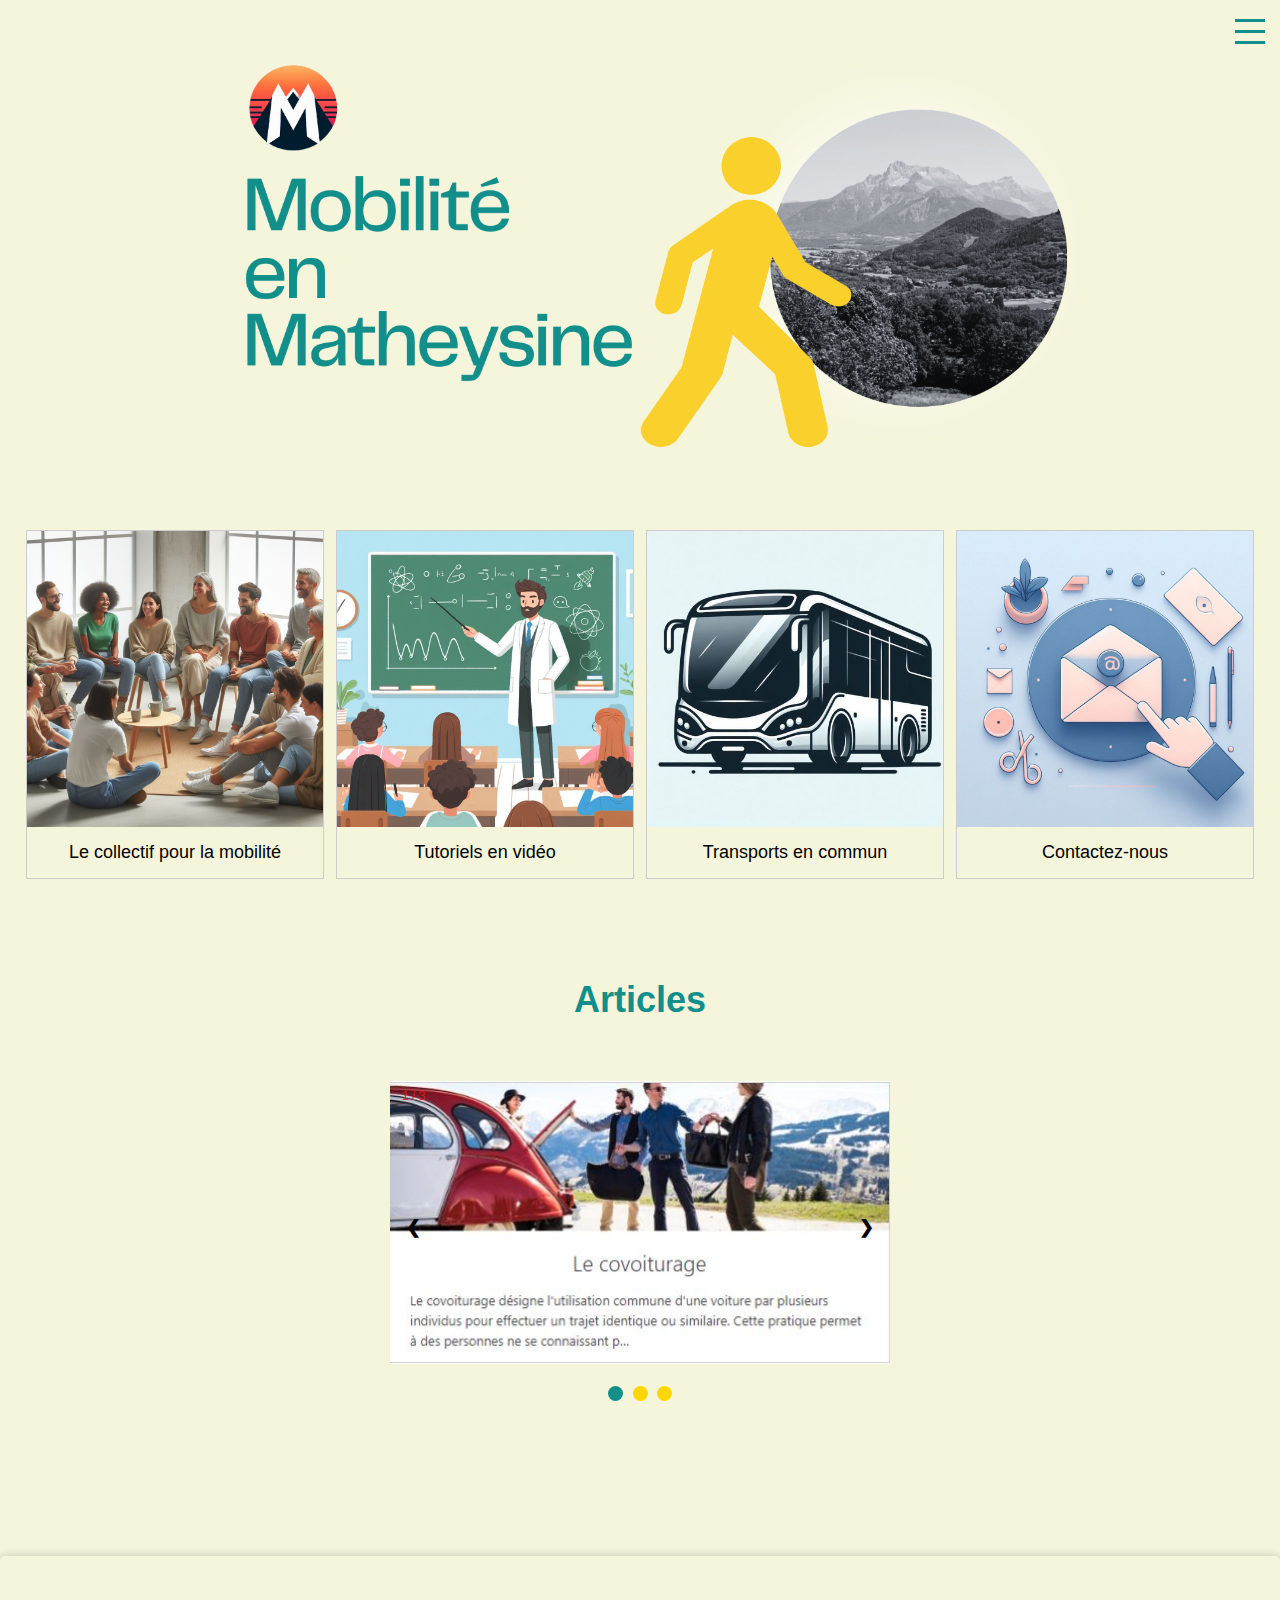
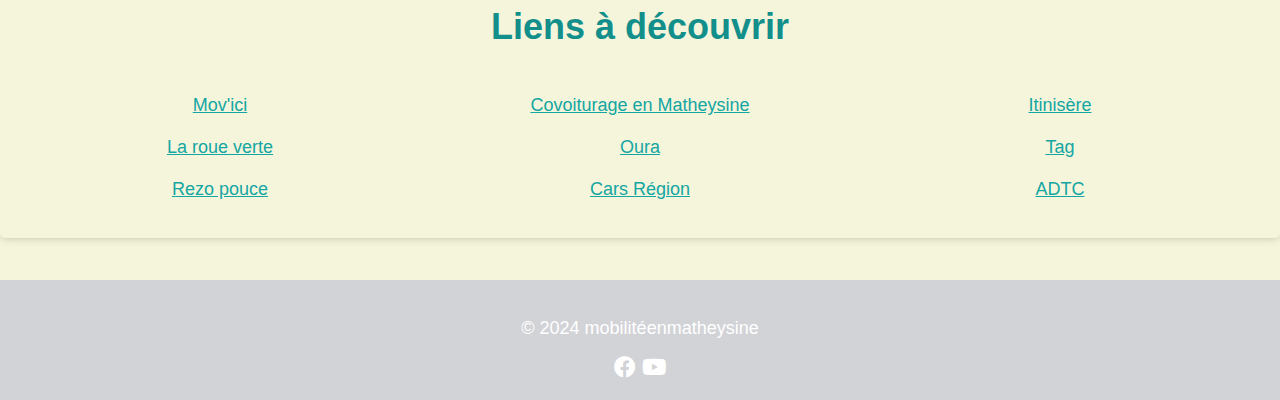
<file: index.html>
<!DOCTYPE html>
<html lang="fr">
<head>
    <meta charset="UTF-8">
    <meta name="viewport" content="width=device-width, initial-scale=1.0">
    <title>Accueil</title>
    <link rel="stylesheet" href="essai.css">
    <link rel="stylesheet" href="https://cdnjs.cloudflare.com/ajax/libs/font-awesome/5.15.1/css/all.min.css">

    <script src="essai.js" defer></script>
</head>
<body>
    <div class="menu-btn">
        <div class="btn-line"></div>
        <div class="btn-line"></div>
        <div class="btn-line"></div>
      </div>
      
      <nav class="menu">
        <ul>
          <li><a href="index.html">Accueil</a></li>
          <li><a href="transports.html">Transports en commun</a></li>
          <li><a href="tutos.html">Vidéos Tutos</a></li>
          <li><a href="collectif.html">Le collectif</a></li>
          <li><a href="contact.php">Contact</a></li>
        </ul>
      </nav>
      <div class="entete">
        
      </div>
      <!-- galerie menu -->
      <div class="gallerie_menu">
      <div class="responsive">
        <div class="gallery">
          <a href="collectif.html">
            <img src="images/collectif.jpg" alt="image collectif">
          </a>
          <div class="desc">Le collectif pour la mobilité</div>
        </div>
      </div>
      
      <div class="responsive">
        <div class="gallery">
          <a href="tutos.html">
            <img src="images/image_tuto.jpg" alt="image tuto">
          </a>
          <div class="desc">Tutoriels en vidéo</div>
        </div>
      </div>
      
      <div class="responsive">
        <div class="gallery">
          <a  href="transports.html">
            <img src="images/bus.jpg" alt="Mountains">
          </a>
          <div class="desc">Transports en commun</div>
        </div>
      </div>
      <div class="responsive">
        <div class="gallery">
          <a  href="contact.php">
            <img src="images/contact.jpg" alt="contact">
          </a>
          <div class="desc">Contactez-nous</div>
        </div>
      </div>
      
      <div class="clearfix"></div>


      </div>
      <div class="entete_articles">
        <h2>Articles</h2>
        
      </div>
     
      
      <!-- Slideshow container -->
      <div class="content-container">
      <div class="slideshow-container">

        <div class="mySlides fade">
          <div class="numbertext">1 / 3</div>
          <a href="https://sway.cloud.microsoft/QUt9YtjwLkn1icfU?ref=Link" target="_blank"><img src="images/2024-04-28 16_26_13-Le covoiturage.jpg" style="width: 100%""></a>
          
        </div>
        
        <div class="mySlides fade">
          <div class="numbertext">2 / 3</div>
          <a href="https://sway.cloud.microsoft/UkH3PO7bczkpa4Uh?ref=Link" target="_blank"><img src="images/mobilité.png" style="width: 100%""></a>
          
        </div>
        
        <div class="mySlides fade">
          <div class="numbertext">3 / 3</div>
          <a href="https://sway.cloud.microsoft/P4dwBjuDgICUN9T4?ref=Link" target="_blank"><img src="images/penurie.png" style="width: 100%""></a>
          
        </div>
        
        <a class="prev" onclick="plusSlides(-1)">❮</a>
        <a class="next" onclick="plusSlides(1)">❯</a>
        
        </div>
        <br>
        
        <div style="text-align:center">
          <span class="dot" onclick="currentSlide(1)"></span> 
          <span class="dot" onclick="currentSlide(2)"></span> 
          <span class="dot" onclick="currentSlide(3)"></span> 
        </div>
      
      </div>
    </div>
      <div class="information-container">
        <h2>Liens à découvrir</h2>
        <div class="links-container">
            <ul>
                <li><a href="https://movici.auvergnerhonealpes.fr" target="_blank">Mov'ici</a></li>
                <br>
                <li><a href="https://www.laroueverte.com/" target="_blank">La roue verte</a></li>
                <br>
                <li><a href="https://www.rezopouce.fr/territoire/Matheysine" target="_blank">Rezo pouce</a></li>
            </ul>
            <ul>
                <li><a href="https://covoiturageenmatheysine.fr/" target="_blank">Covoiturage en Matheysine</a></li>
                <br>
                <li><a href=" https://www.oura.com/" target="_blank">Oura</a></li>
                <br>
                <li><a href="https://carsisere.auvergnerhonealpes.fr/" target="_blank">Cars Région</a></li>
            </ul>
            <ul>
                <li><a href=" https://www.itinisere.fr/" target="_blank">Itinisère</a></li>
                <br>
                <li><a href="https://www.tag.fr/" target="_blank">Tag</a></li>
                <br>
                <li><a href="https://www.adtc-grenoble.org/" target="_blank">ADTC</a></li>
            </ul>
        </div>
    </div>
    
  </div>
      <br><br>
        

        <footer>
          <p>© 2024 mobilitéenmatheysine</p>
          <div class="social-icons">
              <a href="https://www.facebook.com/groups/2412360308856927?locale=fr_FR" target="_blank"><i class="fab fa-facebook"></i></a>
              <a href="https://www.youtube.com/channel/UC6lu542AdPu2zE39iU_S67A" target="_blank"><i class="fab fa-youtube"></i></a>
              
              
              
          </div>
        </footer>
</body>
</file>
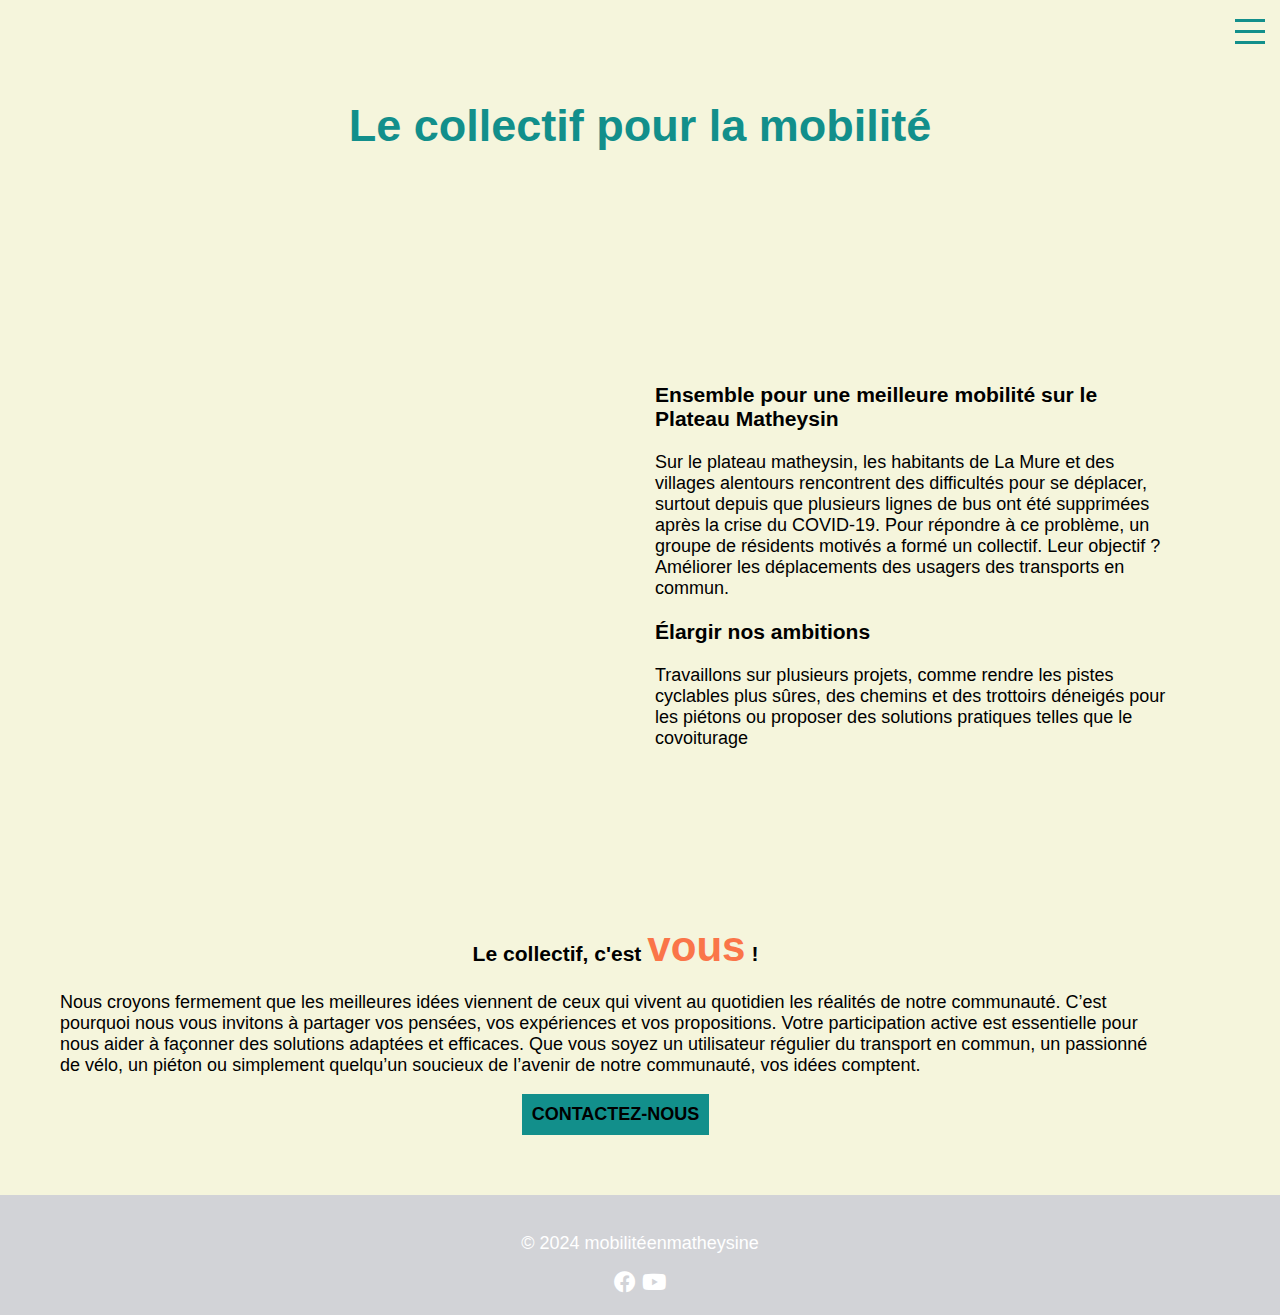
<file: collectif.html>
<!DOCTYPE html>
<html lang="fr">
<head>
    <meta charset="UTF-8">
    <meta name="viewport" content="width=device-width, initial-scale=1.0">
    
    <link rel="stylesheet" href="essai.css">
    <link rel="stylesheet" href="https://cdnjs.cloudflare.com/ajax/libs/font-awesome/5.15.1/css/all.min.css">
    <script src="essai.js" defer></script>
    <title>collectif</title>
</head>
<body>
    <div class="menu-btn">
        <div class="btn-line"></div>
        <div class="btn-line"></div>
        <div class="btn-line"></div>
      </div>
      
      <nav class="menu">
        <ul>
          <li><a href="index.html">Accueil</a></li>
          <li><a href="transports.html">Transports en commun</a></li>
          <li><a href="tutos.html">Vidéos Tutos</a></li>
          <li><a href="collectif.html">Le collectif</a></li>
          <li><a href="contact.php">Contact</a></li>
        </ul>
      </nav>
      <div class="debut">
      <h1>Le collectif pour la mobilité</h1>
      </div>
      <div class="collectif_grid">
        <div class="video_collectif">
        <iframe src="https://www.youtube.com/embed/ryv-5LHUEzA" frameborder="0" allow="accelerometer; autoplay; clipboard-write; encrypted-media; gyroscope; picture-in-picture" allowfullscreen></iframe>
        </div>
        <div class="collectif_texte">
            <h3>Ensemble pour une meilleure mobilité sur le Plateau Matheysin</h3>
               <p> Sur le plateau matheysin, les habitants de La Mure et des villages alentours rencontrent des difficultés pour se déplacer, surtout depuis que plusieurs lignes de bus ont été supprimées après la crise du COVID-19. Pour répondre à ce problème, un groupe de résidents motivés a formé un collectif. Leur objectif ? Améliorer les déplacements des usagers des transports en commun.</p>
            <h3>Élargir nos ambitions</h3>
            <p> Travaillons sur plusieurs projets, comme rendre les pistes cyclables plus sûres, des chemins et des trottoirs déneigés pour les piétons ou proposer des solutions pratiques telles que le covoiturage </p>
        </div>
      </div>
      <div class="collectif_appel">
        <h3>Le collectif, c'est <font style="color:#fa7549; font-size: 2em;">vous</font> ! </h3>
        <p>Nous croyons fermement que les meilleures idées viennent de ceux qui vivent au quotidien les réalités de notre communauté. C’est pourquoi nous vous invitons à partager vos pensées, vos expériences et vos propositions. Votre participation active est essentielle pour nous aider à façonner des solutions adaptées et efficaces. Que vous soyez un utilisateur régulier du transport en commun, un passionné de vélo, un piéton ou simplement quelqu’un soucieux de l’avenir de notre communauté, vos idées comptent.</p>
        <a href="contact.php">Contactez-nous</a>

      </div>

      <footer>
        <p>© 2024 mobilitéenmatheysine</p>
        <div class="social-icons">
            <a href="https://www.facebook.com/groups/2412360308856927?locale=fr_FR" target="_blank"><i class="fab fa-facebook"></i></a>
            <a href="https://www.youtube.com/channel/UC6lu542AdPu2zE39iU_S67A" target="_blank"><i class="fab fa-youtube"></i></a>
            
            
            
        </div>
      </footer>
    
</body>
</html>
</file>
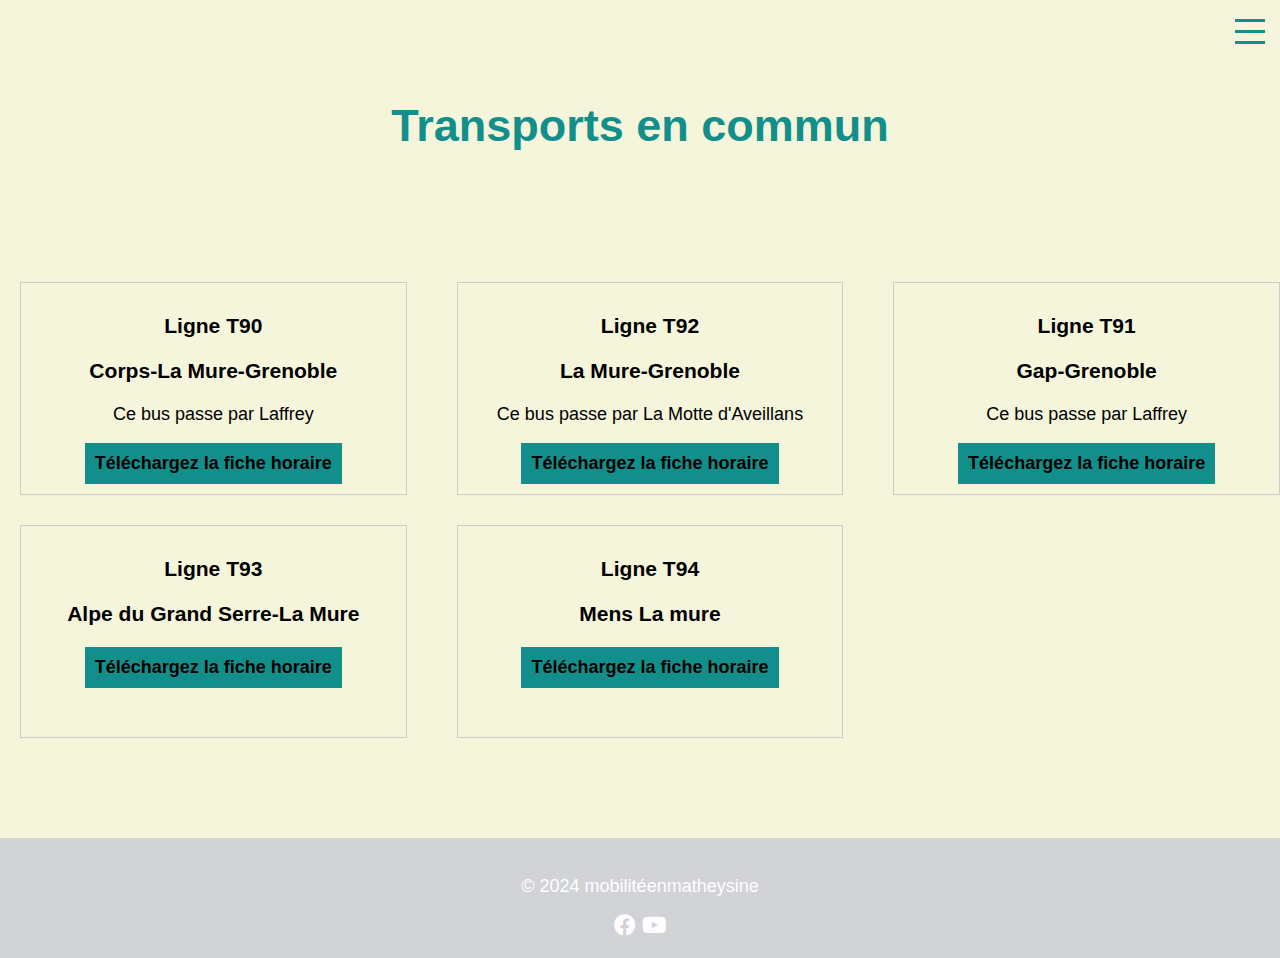
<file: transports.html>
<!DOCTYPE html>
<html lang="fr">
<head>
    <meta charset="UTF-8">
    <meta name="viewport" content="width=device-width, initial-scale=1.0">
    <title>Transports</title>
    <link rel="stylesheet" href="essai.css">
    <link rel="stylesheet" href="https://cdnjs.cloudflare.com/ajax/libs/font-awesome/5.15.1/css/all.min.css">

    <script src="essai.js" defer></script>
</head>
<body>
    <div class="debut">
    <h1>Transports en commun</h1>
    </div>
</body>
<div class="menu-btn">
    <div class="btn-line"></div>
    <div class="btn-line"></div>
    <div class="btn-line"></div>
  </div>
  
  <nav class="menu">
    <ul>
      <li><a href="index.html">Accueil</a></li>
      <li><a href="transports.html">Transports en commun</a></li>
      <li><a href="tutos.html">Vidéos Tutos</a></li>
      <li><a href="collectif.html">Le collectif</a></li>
      <li><a href="contact.php">Contact</a></li>
    </ul>
  </nav>
  <div class="transports_grid">
     <div class="ligne">
        <h3>Ligne T90</h3>
        <h3>Corps-La Mure-Grenoble</h3>
        <p>Ce bus passe par Laffrey</p>
        <a href="https://carsisere.auvergnerhonealpes.fr/ftp/documents_CG38/fh-t90-t91-2023-2024-16-oct.pdf" target="_blank">Téléchargez la fiche horaire</a>
     </div>
     <div class="ligne">
        <h3>Ligne T92</h3>
        <h3>La Mure-Grenoble</h3>
        <p>Ce bus passe par La Motte d'Aveillans</p>
        <a href="https://carsisere.auvergnerhonealpes.fr/ftp/documents_CG38/fh-t92-2023-2024-16-oct.pdf" target="_blank">Téléchargez la fiche horaire</a>
     </div>
     <div class="ligne">
        <h3>Ligne T91</h3>
        <h3>Gap-Grenoble</h3>
        <p>Ce bus passe par Laffrey</p>
        <a href="https://carsisere.auvergnerhonealpes.fr/ftp/documents_CG38/fh-t90-t91-2023-2024-16-oct.pdf" target="_blank">Téléchargez la fiche horaire</a>
     </div>
     <div class="ligne">
        <h3>Ligne T93</h3>
        <h3>Alpe du Grand Serre-La Mure</h3>
        <p></p>
        <a href="https://carsisere.auvergnerhonealpes.fr/ftp/documents_CG38/fh-t93-2023-2024.pdf" target="_blank">Téléchargez la fiche horaire</a>
     </div>
     <div class="ligne">
        <h3>Ligne T94</h3>
        <h3>Mens La mure</h3>
        <p></p>
        <a href="https://carsisere.auvergnerhonealpes.fr/ftp/documents_CG38/a4-t94-2023-2024.pdf" target="_blank">Téléchargez la fiche horaire</a>
     </div>



  </div>
  <footer>
    <p>© 2024 mobilitéenmatheysine</p>
    <div class="social-icons">
        <a href="https://www.facebook.com/groups/2412360308856927?locale=fr_FR" target="_blank"><i class="fab fa-facebook"></i></a>
        <a href="https://www.youtube.com/channel/UC6lu542AdPu2zE39iU_S67A" target="_blank"><i class="fab fa-youtube"></i></a>
        
        
        
    </div>
  </footer>
</html>
</file>
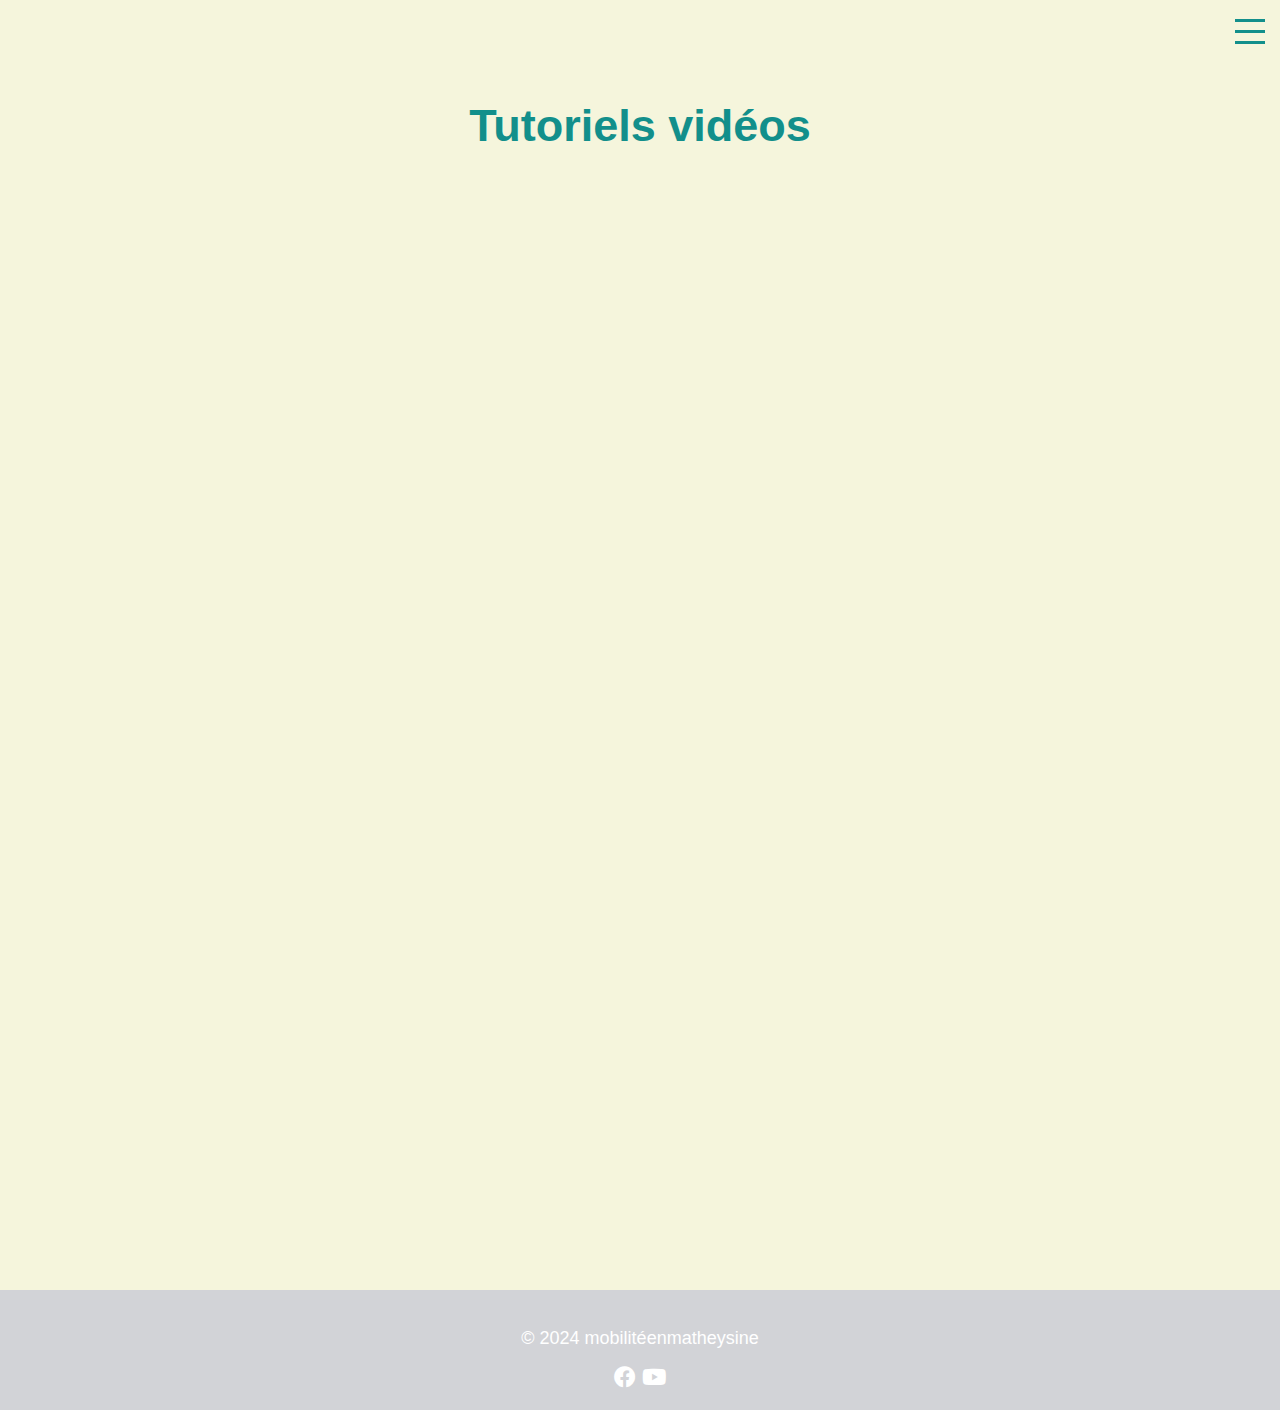
<file: tutos.html>
<!DOCTYPE html>
<html lang="en">
<head>
    <meta charset="UTF-8">
    <meta name="viewport" content="width=device-width, initial-scale=1.0">
    <title>Accueil</title>
    <link rel="stylesheet" href="essai.css">
    <link rel="stylesheet" href="https://cdnjs.cloudflare.com/ajax/libs/font-awesome/5.15.1/css/all.min.css">

    <script src="essai.js" defer></script>
</head>
<body>
    <div class="menu-btn">
        <div class="btn-line"></div>
        <div class="btn-line"></div>
        <div class="btn-line"></div>
      </div>
      
      <nav class="menu">
        <ul>
          <li><a href="index.html">Accueil</a></li>
          <li><a href="transports.html">Transports en commun</a></li>
          <li><a href="tutos.html">Vidéos Tutos</a></li>
          <li><a href="collectif.html">Le collectif</a></li>
          <li><a href="contact.php">Contact</a></li>
        </ul>
      </nav>
    <div class="debut">
    <h1>Tutoriels vidéos</h1>
    </div>
    <br><br><br>
    <div class="video-grid">
        <div class="video"><iframe src="https://www.youtube.com/embed/hVH0wdEyZos" frameborder="0" allow="accelerometer; autoplay; clipboard-write; encrypted-media; gyroscope; picture-in-picture" allowfullscreen></iframe></div>
        <div class="video"><iframe src="https://www.youtube.com/embed/dR88m_fZpRM" frameborder="0" allow="accelerometer; autoplay; clipboard-write; encrypted-media; gyroscope; picture-in-picture" allowfullscreen></iframe></div>
        <div class="video"><iframe src="https://www.youtube.com/embed/D4udNQ60LQo" frameborder="0" allow="accelerometer; autoplay; clipboard-write; encrypted-media; gyroscope; picture-in-picture" allowfullscreen></iframe></div>
        <div class="video"><iframe src="https://www.youtube.com/embed/rPZSpa5iVcw" frameborder="0" allow="accelerometer; autoplay; clipboard-write; encrypted-media; gyroscope; picture-in-picture" allowfullscreen></iframe></div>
        <div class="video"><iframe src="https://www.youtube.com/embed/r0UBaPBKj9U" frameborder="0" allow="accelerometer; autoplay; clipboard-write; encrypted-media; gyroscope; picture-in-picture" allowfullscreen></iframe></div>
        <div class="video"><iframe src="https://www.youtube.com/embed/pd6TXFm7rDo" frameborder="0" allow="accelerometer; autoplay; clipboard-write; encrypted-media; gyroscope; picture-in-picture" allowfullscreen></iframe></div>
        <div class="video"><iframe src="https://www.youtube.com/embed/pakw8pjpB40" frameborder="0" allow="accelerometer; autoplay; clipboard-write; encrypted-media; gyroscope; picture-in-picture" allowfullscreen></iframe></div>
        <div class="video"><iframe src="https://www.youtube.com/embed/yQhhd8fXosE" frameborder="0" allow="accelerometer; autoplay; clipboard-write; encrypted-media; gyroscope; picture-in-picture" allowfullscreen></iframe></div>
        <div class="video"><iframe src="https://www.youtube.com/embed/QTICv5Rez4w" frameborder="0" allow="accelerometer; autoplay; clipboard-write; encrypted-media; gyroscope; picture-in-picture" allowfullscreen></iframe></div>
        <div class="video"><iframe src="https://www.youtube.com/embed/iM8SU7mMFC4" frameborder="0" allow="accelerometer; autoplay; clipboard-write; encrypted-media; gyroscope; picture-in-picture" allowfullscreen></iframe></div>
        
    </div>
    <footer>
        <p>© 2024 mobilitéenmatheysine</p>
        <div class="social-icons">
            <a href="https://www.facebook.com/groups/2412360308856927?locale=fr_FR" target="_blank"><i class="fab fa-facebook"></i></a>
            <a href="https://www.youtube.com/channel/UC6lu542AdPu2zE39iU_S67A" target="_blank"><i class="fab fa-youtube"></i></a>
            
            
            
        </div>
      </footer>

</body>
</html>
</file>
<file: essai.css>
/* Style CSS pour le formulaire de contact */

body {
  font-family:Impact, Haettenschweiler, 'Arial Narrow Bold', sans-serif;
  color: black;
  font-size: large;
  background-color:beige;

}
.debut{
  margin-top: 100px;
}
.espace_contact{
  margin-top: 100px;


}

.container {
  width: 80%;
  margin:  auto;
  padding: 100px;
  background-color: #fff;
  border-radius: 10px;
 
}

h2 {
  text-align: center;
  font-weight: bold;
  color:#128f8b ;
  font-size: 2em;
}
h1{
  text-align: center;
  margin-top: 40px;
  font-weight: bold;
  font-size: 2.5em;
  color:#128f8b
}

form {
  width: 100%;
}

label {
  display: block;
  margin-bottom: 5px;
}

input[type="text"],
input[type="email"],
textarea {
  width: 100%;
  padding: 10px;
  margin-bottom: 10px;
  border: 1px solid #ccc;
  border-radius: 5px;
  box-sizing: border-box;
  background-color: #fff; /* Fond blanc pour les champs */
}

input[type="submit"] {
  background-color: orange;
  color: #fff;
  border: none;
  padding: 10px 20px;
  border-radius: 5px;
  cursor: pointer;
}

input[type="submit"]:hover {
  background-color: red;
}
/* Style CSS pour le formulaire de contact */




.close {
  color: #aaa;
  float: right;
  font-size: 28px;
  font-weight: bold;
}

.close:hover,
.close:focus {
  color: black;
  text-decoration: none;
  cursor: pointer;
}

/* Style CSS pour le burger */


.menu-btn {
  position: fixed;
  top: 15px;
  right: 15px;
  display: flex;
  flex-direction: column;
  cursor: pointer;
  z-index: 999;
}

.btn-line {
  width: 30px;
  height: 3px;
  background-color: #128f8b;
  margin: 4px 0;
  transition: transform 0.3s ease; 
}
.btn-line:hover {
  background-color: #fa7549;
}
.menu {
  position: fixed;
  top: 0;
  right: -250px;
  background-color: #f4f4f4;
  width: 250px;
  height: 100%;
  transition: right 0.3s ease;
  z-index: 998;
}

.menu ul {
  padding: 0;
  list-style: none;
}

.menu li {
  padding: 15px;
  border-bottom: 1px solid #ccc;
}

.menu li a {
  text-decoration: none;
  color: #333;
}

.close-btn {
  position: absolute;
  top: 15px;
  right: 15px;
  cursor: pointer;
  
}

.menu-btn.open .btn-line:nth-child(1) {
  transform: translateY(8px) rotate(45deg);
}

.menu-btn.open .btn-line:nth-child(2) {
  opacity: 0;
}

.menu-btn.open .btn-line:nth-child(3) {
  transform: translateY(-8px) rotate(-45deg);
}

.menu-btn.open + .menu {
  right: 0;
}
/* Style CSS pour l'entête */
.entete{
  background-image:url(images/image_accueil\ claire.png);
  background-position: center;
  background-size: 70%;
  background-repeat: no-repeat;
  max-width: 100%;
  max-height: 100%;
  height: 500px;
  display: flex;
  position:relative;
  text-align: center;
  justify-content: center;
  font-size: 30px;
  
}

@media only screen and (min-width: 1613px) {
  .entete{
  height: 700px;
  }
}

@media (max-width: 800px) { /* Pour les tablettes et petits écrans */
  .entete{
      height: 400px;
  }
}

@media (max-width: 500px) { /* Pour les mobiles */
  .entete {
      height: 300px;
  }
}
.entete h1{
  padding-top: 10px;}

/* Style CSS pour les articles */  
.entete_articles{
  margin-top: 100px;
  padding-bottom: 30px;
  
  
}



/* Style CSS footer*/  
footer {
position: absolute;
margin-bottom: 0;
width: 100%;
background-color:#D2D3D7;
color: #fff;
padding: 20px 0;
text-align: center;
}


/* On hover, add a black background color with a little bit see-through */
.prev:hover, .next:hover {
background-color: rgba(0,0,0,0.8);
}

/* Caption text */
.text {
color: #f2f2f2;
font-size: 15px;
padding: 8px 12px;
position: absolute;
bottom: 8px;
width: 100%;
text-align: center;
}




/* Style CSS pour le slider */
* {box-sizing: border-box}
body {font-family: Verdana, sans-serif; margin:0;}
.mySlides {display: none;}
img{vertical-align: middle;}
.mySlides img:hover{filter: brightness(50%);
  
}

/* Slideshow container */
.slideshow-container {
  max-width: 500px;
  position: relative;
  margin: auto;
  border:solid 1x #ccc
  
  
}
.slideshow-container:hover{
  border: 6px solid #fa7549;
}


.content-container{

  padding-bottom: 100px;
}

/* Next & previous buttons */
.prev, .next {
  cursor: pointer;
  position: absolute;
  top: 50%;
  width: auto;
  padding: 16px;
  margin-top: -22px;
  color: black;
  font-weight: bold;
  font-size: 18px;
  transition: 0.6s ease;
  border-radius: 0 3px 3px 0;
  user-select: none;
}

/* Position the "next button" to the right */
.next {
  right: 0;
  border-radius: 3px 0 0 3px;
}

/* On hover, add a black background color with a little bit see-through */
.prev:hover, .next:hover {
  background-color: rgba(0,0,0,0.8);
}

/* Caption text */
.text {
  color: #df1818;
  font-size: 15px;
  padding: 8px 12px;
  position: absolute;
  bottom: 8px;
  width: 100%;
  text-align: center;
}

/* Number text (1/3 etc) */
.numbertext {
  color: #df1818;
  font-size: 12px;
  padding: 8px 12px;
  position: absolute;
  top: 0;
}

/* The dots/bullets/indicators */
.dot {
  cursor: pointer;
  height: 15px;
  width: 15px;
  margin: 0 2px;
  background-color:gold;
  border-radius: 50%;
  display: inline-block;
  transition: background-color 0.6s ease;
}

.active, .dot:hover {
  background-color:#128f8b;
}

/* Fading animation */
.fade {
  animation-name: fade;
  animation-duration: 1.5s;
}

@keyframes fade {
  from {opacity: .4} 
  to {opacity: 1}
}

/* On smaller screens, decrease text size */
@media only screen and (max-width: 300px) {
  .prev, .next,.text {font-size: 11px}
}


.fab {
  color: white; 
  font-size: larger;
}

.fab:hover{
  color:#51cce2
}

/* gallerie */

.gallerie_menu{
  margin-top: 30px;
  margin-left: 20px;
  margin-right: 20px;
}

div.gallery {
  border: 1px solid #ccc;
}

div.gallery:hover {
  border: 6px solid #fa7549;
}

div.gallery img {
  width: 100%;
  height: auto;
}

div.gallery img:hover {

  filter:brightness(50%);
  
}

div.desc {
  padding: 15px;
  text-align: center;
}

* {
  box-sizing: border-box;
}

.responsive {
  padding: 0 6px;
  float: left;
  width: 24.99999%;
}

@media only screen and (max-width: 700px) {
  .responsive {
    width: 49.99999%;
    margin: 6px 0;
  }
}

@media only screen and (max-width: 500px) {
  .responsive {
    width: 100%;
  }
}

.clearfix:after {
  content: "";
  display: table;
  clear: both;
}
/* information-container */


.information-container {
  margin-top: 50px;
  padding: 20px;
  background-color:beige;
  border-radius: 5px;
  box-shadow: 0 0 10px rgba(0, 0, 0, 0.2);
  color:#128f8b;
  text-align: center;
}

.links-container {
  display: grid;
  grid-template-columns: repeat(3, 1fr); /* Crée trois colonnes de taille égale */
  gap: 20px; /* Espacement entre les colonnes */
}

.links-container ul {
  list-style: none;
  padding: 0;
}

@media (max-width: 800px) {
  .links-container {
      grid-template-columns: repeat(2, 1fr); /* Deux colonnes sur les écrans moyens */
  
  }
}

@media (max-width: 500px) {
  .links-container {
      grid-template-columns: 1fr; /* Une colonne sur les petits écrans */
  }
}

.links-container a:hover {
  color:gold
}

.links-container a{
  color:#14A6A2;
}
/* videos tutos */




.video-grid {
  margin: 40px;
  display: grid;
  grid-template-columns: repeat(3, 1fr);
  gap: 40px;
  padding: 10px;
}


.video {
  position: relative;
  overflow: hidden;
  padding-top: 56.25%; /* 16:9 Aspect Ratio */
}

.video iframe {
  position: absolute;
  top: 0;
  left: 0;
  width: 100%;
  height: 100%;
  
}

.video:hover {
  filter: brightness(50%);
  
 
}

@media (max-width: 800px) { /* Pour les tablettes et petits écrans */
  .video-grid {
      grid-template-columns: repeat(2, 1fr);
  }
}

@media (max-width: 500px) { /* Pour les mobiles */
  .video-grid {
      grid-template-columns: repeat(1, 1fr);
  }
}
 /* page collectif */
 .video_collectif{
  
  justify-content: center;
  display: flex;
  background-color: beige;
  
  }

  .video_collectif iframe{
    width: 100%;
    height: 500px;
    padding: 0px;
    
  }
  .video_collectif iframe:hover{
    filter: brightness(50%);
  }

  .collectif_grid{
    margin-top: 150px;
    margin-right: 50px;
   display: grid;
  grid-template-columns: repeat(2, 1fr);
  gap: 40px;
  padding: 40px;
  }
  .collectif_texte{
    padding: 20px;
    
    height: auto;
    justify-content: center;
    color: black;
    background-color: beige;
    overflow: auto;
  }




  .collectif_appel{
    margin-left: 40px;
    margin-right: 89px;
    margin-bottom: 40px;
    padding: 20px;
    height: auto;
    justify-content: center;
    color: black;
    background-color: beige;
    overflow: auto;
    
  }
 

  .collectif_appel h3 {
    text-align: center;

  }

  .collectif_appel a{
    color: black;
    background-color:#128f8b;
    text-decoration: none;
    
    padding: 10px;
    text-transform: uppercase;
    font-weight: bold;
    display: block;
    margin: 0 auto;
    width: fit-content;
  }
  .collectif_appel a:hover{
    background-color: beige;
    color:gold;
    
  }
   
    
  @media (max-width: 800px) { /* Pour les mobiles */
      .collectif_grid {
          grid-template-columns: repeat(1, 1fr);
      }
    }

  /* Style CSS pour la page transports */  
  .transports_grid {
    display: grid; 
    grid-template-columns: 1fr 1fr 1fr; 
    grid-template-rows: 1fr 1fr; 
    gap: 30px 30px; 
    padding-top: 100px;
    padding-bottom: 100px;
    
    
  }
  .ligne{
    border: 1px solid #ccc;
    margin-left: 20px;
    background-color: beige;
    justify-content: center;
    text-align: center;
    padding: 10px;
  }

  .ligne a{
    color: black;
    background-color:#128f8b;
    text-decoration: none;
   
    padding: 10px;
    
    font-weight: bold;
    display: block;
    margin: 0 auto;
    width: fit-content;
  }

  .ligne a:hover{
    background-color: beige;
    color:gold;
  }
    
  @media (max-width: 800px) { /* Pour les tablettes et petits écrans */
    .transports_grid{
        grid-template-columns: repeat(2, 1fr);
    }
  }
  
  @media (max-width: 500px) { /* Pour les mobiles */
    .transports_grid {
        grid-template-columns: repeat(1, 1fr);
    }
  }
</file>
